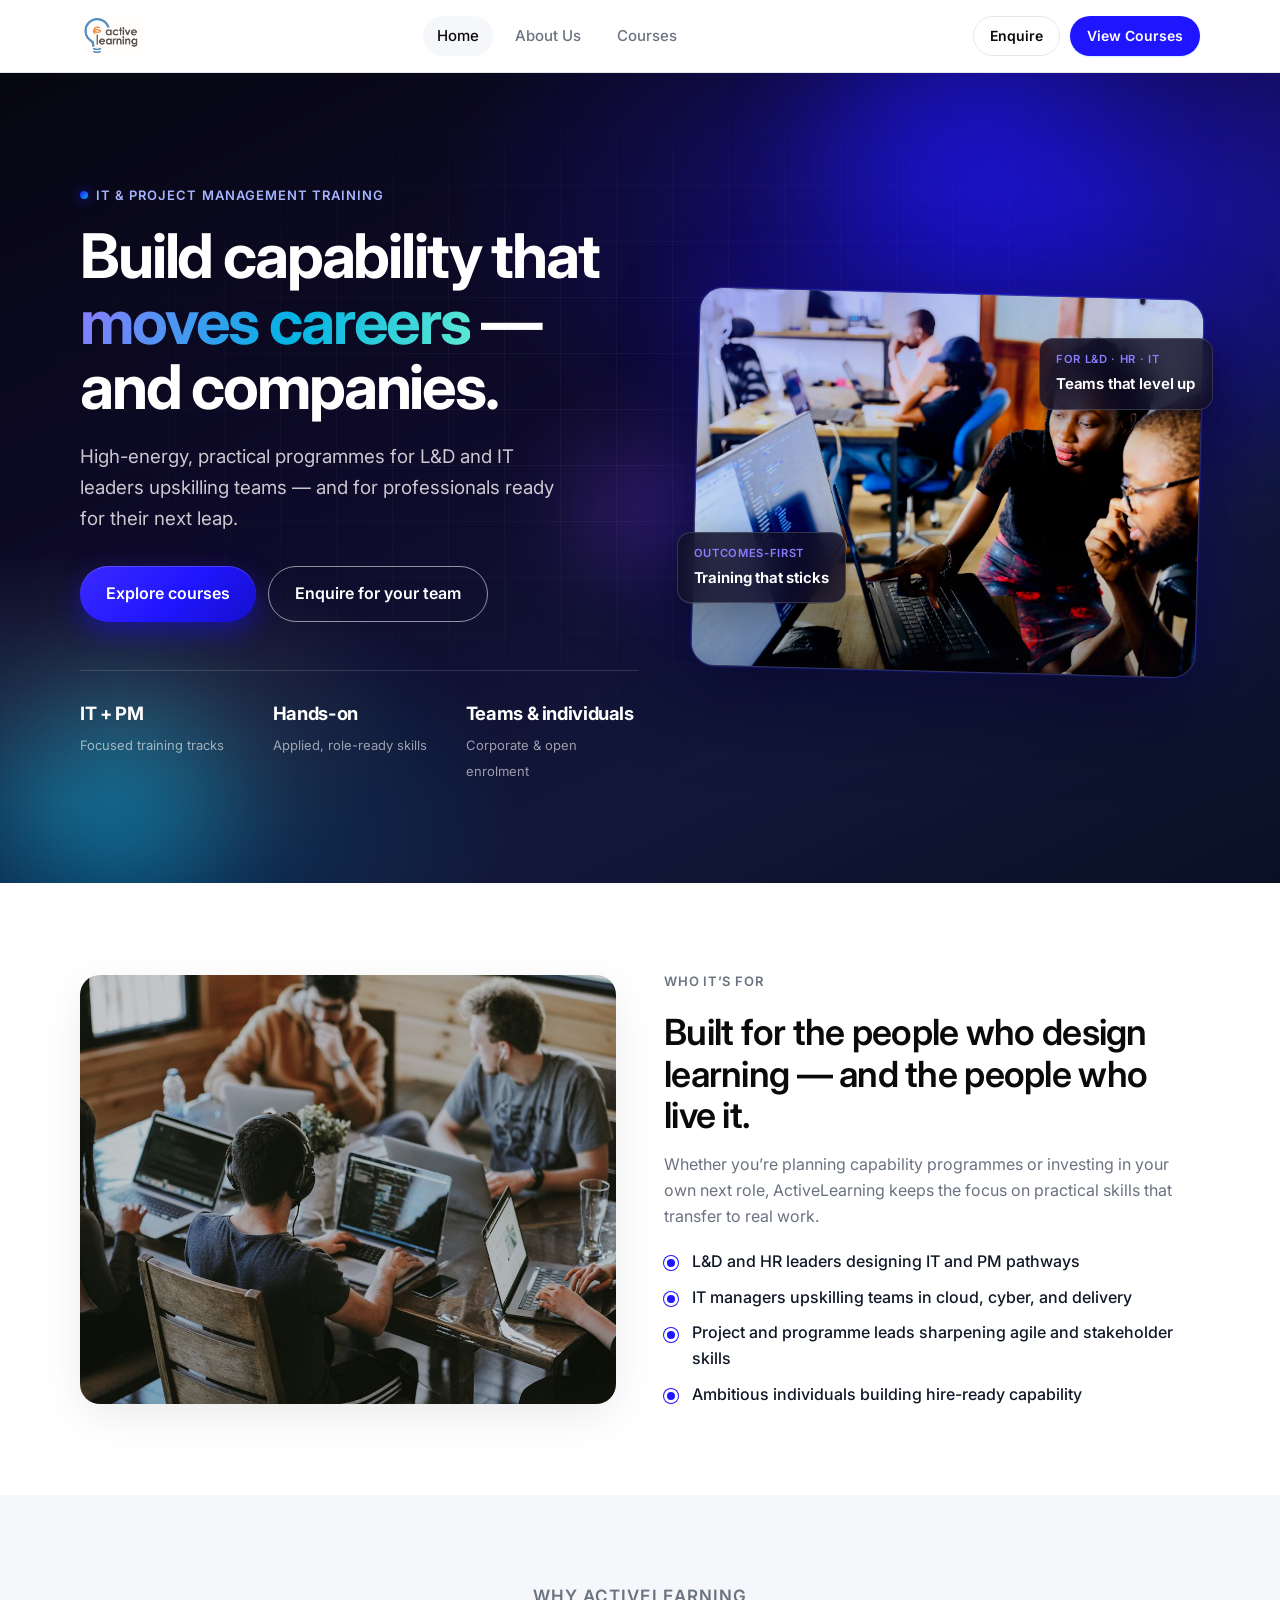
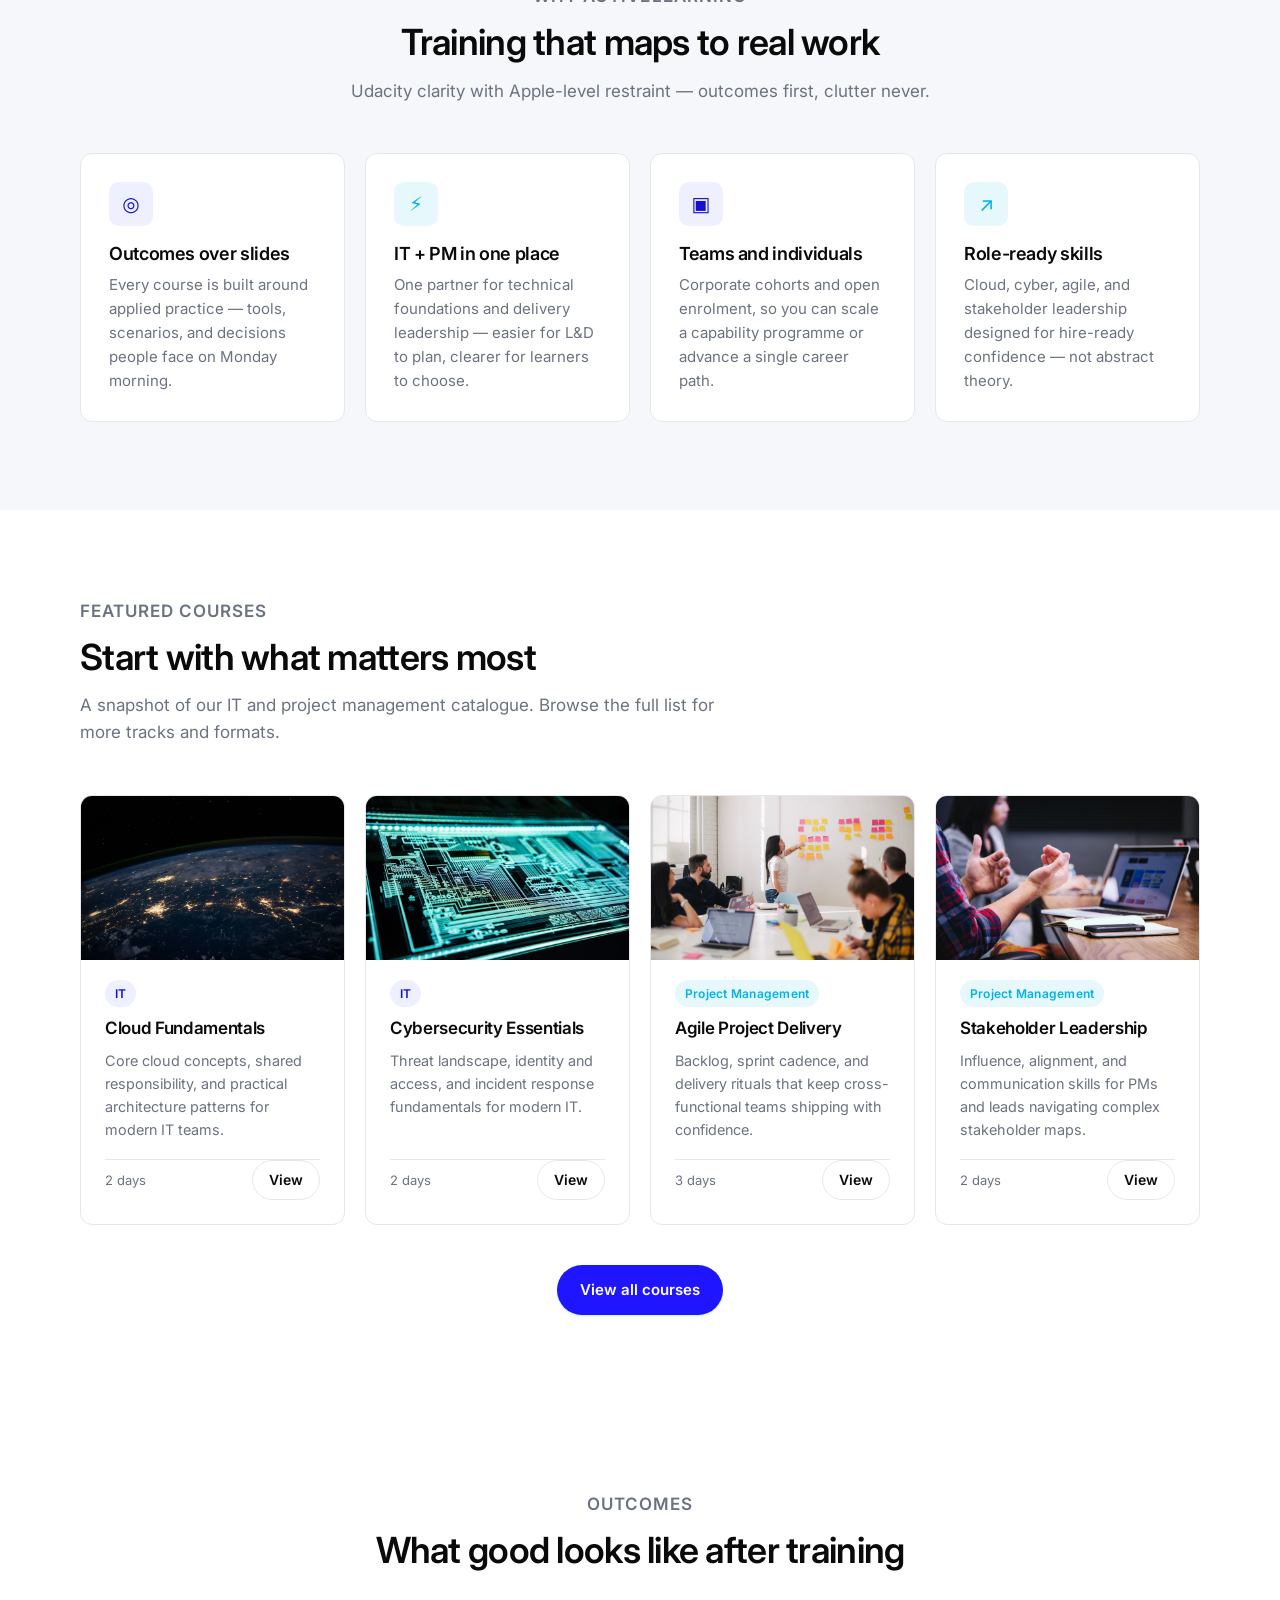
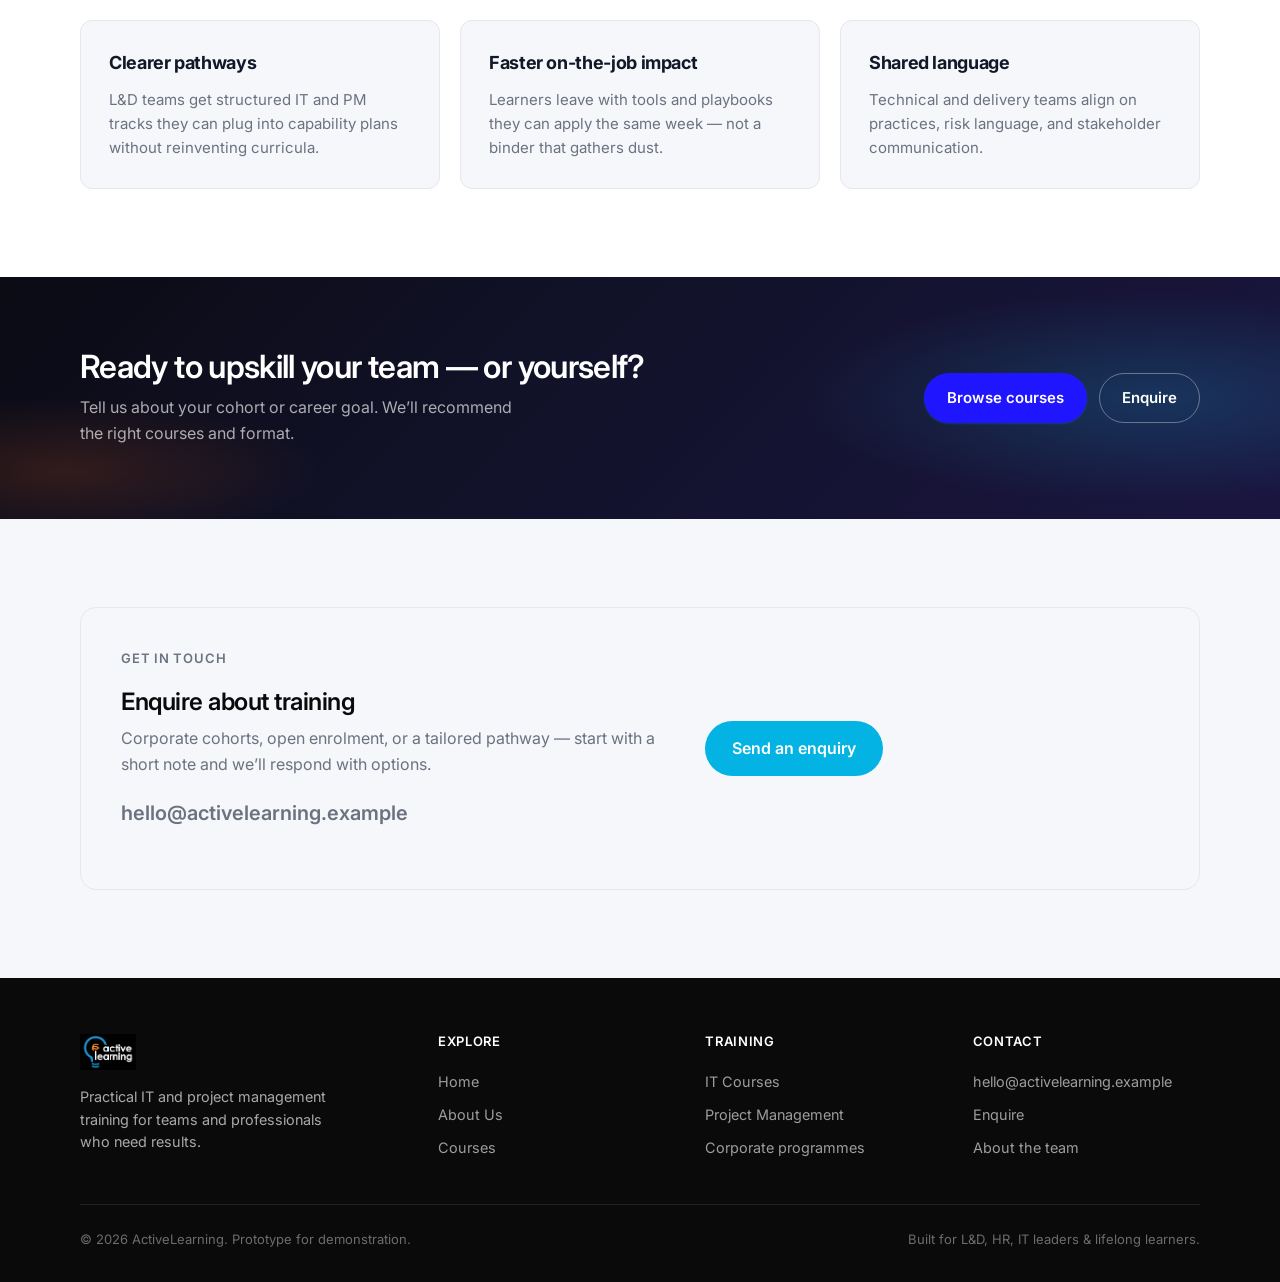
<file: index.html>
<!DOCTYPE html>
<html lang="en">
<head>
  <meta charset="UTF-8">
  <meta name="viewport" content="width=device-width, initial-scale=1">
  <title>ActiveLearning — Upskill teams. Advance careers.</title>
  <meta name="description" content="Practical IT and project management training for L&D leaders, IT managers, and professionals.">
  <link rel="preconnect" href="https://fonts.googleapis.com">
  <link rel="preconnect" href="https://fonts.gstatic.com" crossorigin>
  <link href="https://fonts.googleapis.com/css2?family=Inter:wght@400;500;600;700&display=swap" rel="stylesheet">
  <link rel="stylesheet" href="css/styles.css">
</head>
<body>
  <header class="site-header">
    <div class="container nav" id="nav">
      <a class="logo" href="index.html" aria-label="ActiveLearning home">
        <img src="assets/logo-light.png" alt="active learning" width="180" height="40">
      </a>
      <button class="nav-toggle" id="navToggle" aria-label="Open menu" aria-expanded="false">
        <span></span><span></span><span></span>
      </button>
      <nav class="nav-links" aria-label="Primary">
        <a href="index.html" class="active">Home</a>
        <a href="about.html">About Us</a>
        <a href="courses.html">Courses</a>
      </nav>
      <div class="nav-cta">
        <a class="btn btn-ghost btn-sm" href="mailto:hello@activelearning.example">Enquire</a>
        <a class="btn btn-primary btn-sm" href="courses.html">View Courses</a>
      </div>
    </div>
  </header>
  <main>
    <section class="hero">
      <div class="hero-bg" aria-hidden="true">
        <div class="hero-orb hero-orb-a"></div>
        <div class="hero-orb hero-orb-b"></div>
        <div class="hero-orb hero-orb-c"></div>
        <div class="hero-grid-lines"></div>
      </div>
      <div class="container hero-grid">
        <div class="hero-copy">
          <p class="eyebrow">IT &amp; Project Management Training</p>
          <h1>Build capability that <span class="hero-accent">moves careers</span> — and companies.</h1>
          <p class="hero-lead">High-energy, practical programmes for L&amp;D and IT leaders upskilling teams — and for professionals ready for their next leap.</p>
          <div class="hero-actions">
            <a class="btn btn-primary btn-lg" href="courses.html">Explore courses</a>
            <a class="btn btn-outline-white btn-lg" href="mailto:hello@activelearning.example">Enquire for your team</a>
          </div>
          <div class="hero-stats">
            <div>
              <strong>IT + PM</strong>
              <span>Focused training tracks</span>
            </div>
            <div>
              <strong>Hands-on</strong>
              <span>Applied, role-ready skills</span>
            </div>
            <div>
              <strong>Teams &amp; individuals</strong>
              <span>Corporate &amp; open enrolment</span>
            </div>
          </div>
        </div>
        <div class="hero-media-wrap">
          <div class="hero-media">
            <img src="assets/images/hero-training.jpg" alt="Professionals collaborating in a hands-on training session" width="720" height="540" loading="eager">
          </div>
          <div class="hero-float hero-float-a">
            <span class="hero-float-label">Outcomes-first</span>
            <strong>Training that sticks</strong>
          </div>
          <div class="hero-float hero-float-b">
            <span class="hero-float-label">For L&amp;D · HR · IT</span>
            <strong>Teams that level up</strong>
          </div>
        </div>
      </div>
    </section>

    <section class="section" id="audience">
      <div class="container audience-grid">
        <div class="audience-media">
          <img src="assets/images/audience-team.jpg" alt="Learning and development team collaborating in a workshop" width="800" height="640" loading="lazy">
        </div>
        <div class="audience-copy">
          <p class="section-label">Who it’s for</p>
          <h2>Built for the people who design learning — and the people who live it.</h2>
          <p>Whether you’re planning capability programmes or investing in your own next role, ActiveLearning keeps the focus on practical skills that transfer to real work.</p>
          <ul class="check-list">
            <li>L&amp;D and HR leaders designing IT and PM pathways</li>
            <li>IT managers upskilling teams in cloud, cyber, and delivery</li>
            <li>Project and programme leads sharpening agile and stakeholder skills</li>
            <li>Ambitious individuals building hire-ready capability</li>
          </ul>
        </div>
      </div>
    </section>

    <section class="section bg-soft" id="why">
      <div class="container">
        <div class="section-head center">
          <p class="section-label">Why ActiveLearning</p>
          <h2>Training that maps to real work</h2>
          <p>Udacity clarity with Apple-level restraint — outcomes first, clutter never.</p>
        </div>
        <div class="grid-4 value-grid">
          <article class="card value-card">
            <div class="card-icon cyan" aria-hidden="true">◎</div>
            <h3>Outcomes over slides</h3>
            <p>Every course is built around applied practice — tools, scenarios, and decisions people face on Monday morning.</p>
          </article>
          <article class="card value-card">
            <div class="card-icon orange" aria-hidden="true">⚡</div>
            <h3>IT + PM in one place</h3>
            <p>One partner for technical foundations and delivery leadership — easier for L&amp;D to plan, clearer for learners to choose.</p>
          </article>
          <article class="card value-card">
            <div class="card-icon cyan" aria-hidden="true">▣</div>
            <h3>Teams and individuals</h3>
            <p>Corporate cohorts and open enrolment, so you can scale a capability programme or advance a single career path.</p>
          </article>
          <article class="card value-card">
            <div class="card-icon orange" aria-hidden="true">↗</div>
            <h3>Role-ready skills</h3>
            <p>Cloud, cyber, agile, and stakeholder leadership designed for hire-ready confidence — not abstract theory.</p>
          </article>
        </div>
      </div>
    </section>

    <section class="section" id="courses">
      <div class="container">
        <div class="section-head">
          <p class="section-label">Featured courses</p>
          <h2>Start with what matters most</h2>
          <p>A snapshot of our IT and project management catalogue. Browse the full list for more tracks and formats.</p>
        </div>
        <div class="grid-4 course-teaser">
          <article class="course-card">
            <div class="course-media"><img src="assets/images/course-cloud.jpg" alt="Cloud infrastructure imagery" width="640" height="400" loading="lazy"></div>
            <span class="tag tag-it">IT</span>
            <h3>Cloud Fundamentals</h3>
            <p>Core cloud concepts, shared responsibility, and practical architecture patterns for modern IT teams.</p>
            <div class="card-foot">
              <span class="meta">2 days</span>
              <a class="btn btn-ghost btn-sm" href="courses.html">View</a>
            </div>
          </article>
          <article class="course-card">
            <div class="course-media"><img src="assets/images/course-cyber.jpg" alt="Cybersecurity concept imagery" width="640" height="400" loading="lazy"></div>
            <span class="tag tag-it">IT</span>
            <h3>Cybersecurity Essentials</h3>
            <p>Threat landscape, identity and access, and incident response fundamentals for modern IT.</p>
            <div class="card-foot">
              <span class="meta">2 days</span>
              <a class="btn btn-ghost btn-sm" href="courses.html">View</a>
            </div>
          </article>
          <article class="course-card">
            <div class="course-media"><img src="assets/images/course-agile.jpg" alt="Agile team workshop imagery" width="640" height="400" loading="lazy"></div>
            <span class="tag tag-pm">Project Management</span>
            <h3>Agile Project Delivery</h3>
            <p>Backlog, sprint cadence, and delivery rituals that keep cross-functional teams shipping with confidence.</p>
            <div class="card-foot">
              <span class="meta">3 days</span>
              <a class="btn btn-ghost btn-sm" href="courses.html">View</a>
            </div>
          </article>
          <article class="course-card">
            <div class="course-media"><img src="assets/images/course-leadership.jpg" alt="Leadership workshop imagery" width="640" height="400" loading="lazy"></div>
            <span class="tag tag-pm">Project Management</span>
            <h3>Stakeholder Leadership</h3>
            <p>Influence, alignment, and communication skills for PMs and leads navigating complex stakeholder maps.</p>
            <div class="card-foot">
              <span class="meta">2 days</span>
              <a class="btn btn-ghost btn-sm" href="courses.html">View</a>
            </div>
          </article>
        </div>
        <div class="section-cta">
          <a class="btn btn-primary" href="courses.html">View all courses</a>
        </div>
      </div>
    </section>

    <section class="section trust-strip" id="outcomes">
      <div class="container">
        <div class="section-head center">
          <p class="section-label">Outcomes</p>
          <h2>What good looks like after training</h2>
        </div>
        <div class="grid-3 trust-grid">
          <article class="trust-card">
            <strong>Clearer pathways</strong>
            <p>L&amp;D teams get structured IT and PM tracks they can plug into capability plans without reinventing curricula.</p>
          </article>
          <article class="trust-card">
            <strong>Faster on-the-job impact</strong>
            <p>Learners leave with tools and playbooks they can apply the same week — not a binder that gathers dust.</p>
          </article>
          <article class="trust-card">
            <strong>Shared language</strong>
            <p>Technical and delivery teams align on practices, risk language, and stakeholder communication.</p>
          </article>
        </div>
      </div>
    </section>

    <section class="cta-strip">
      <div class="container">
        <div>
          <h2>Ready to upskill your team — or yourself?</h2>
          <p>Tell us about your cohort or career goal. We’ll recommend the right courses and format.</p>
        </div>
        <div class="cta-actions">
          <a class="btn btn-primary" href="courses.html">Browse courses</a>
          <a class="btn btn-outline-white" href="#enquire">Enquire</a>
        </div>
      </div>
    </section>

    <section class="section enquire bg-soft" id="enquire">
      <div class="container">
        <div class="enquire-panel">
          <div>
            <p class="section-label">Get in touch</p>
            <h2>Enquire about training</h2>
            <p>Corporate cohorts, open enrolment, or a tailored pathway — start with a short note and we’ll respond with options.</p>
            <p class="enquire-email"><a href="mailto:hello@activelearning.example">hello@activelearning.example</a></p>
          </div>
          <div>
            <a class="btn btn-orange btn-lg" href="mailto:hello@activelearning.example?subject=Training%20enquiry">Send an enquiry</a>
          </div>
        </div>
      </div>
    </section>
  </main>

  <footer class="site-footer">
    <div class="container">
      <div class="footer-top">
        <div class="footer-brand">
          <a class="logo" href="index.html" aria-label="ActiveLearning home">
            <img src="assets/logo-dark.png" alt="active learning" width="160" height="36">
          </a>
          <p>Practical IT and project management training for teams and professionals who need results.</p>
        </div>
        <div class="footer-col">
          <h4>Explore</h4>
          <a href="index.html">Home</a>
          <a href="about.html">About Us</a>
          <a href="courses.html">Courses</a>
        </div>
        <div class="footer-col">
          <h4>Training</h4>
          <a href="courses.html">IT Courses</a>
          <a href="courses.html">Project Management</a>
          <a href="mailto:hello@activelearning.example">Corporate programmes</a>
        </div>
        <div class="footer-col">
          <h4>Contact</h4>
          <a href="mailto:hello@activelearning.example">hello@activelearning.example</a>
          <a href="#enquire">Enquire</a>
          <a href="about.html">About the team</a>
        </div>
      </div>
      <div class="footer-bottom">
        <span>&copy; 2026 ActiveLearning. Prototype for demonstration.</span>
        <span>Built for L&amp;D, HR, IT leaders &amp; lifelong learners.</span>
      </div>
    </div>
  </footer>
  <script src="js/main.js"></script>
</body>
</html>
</file>
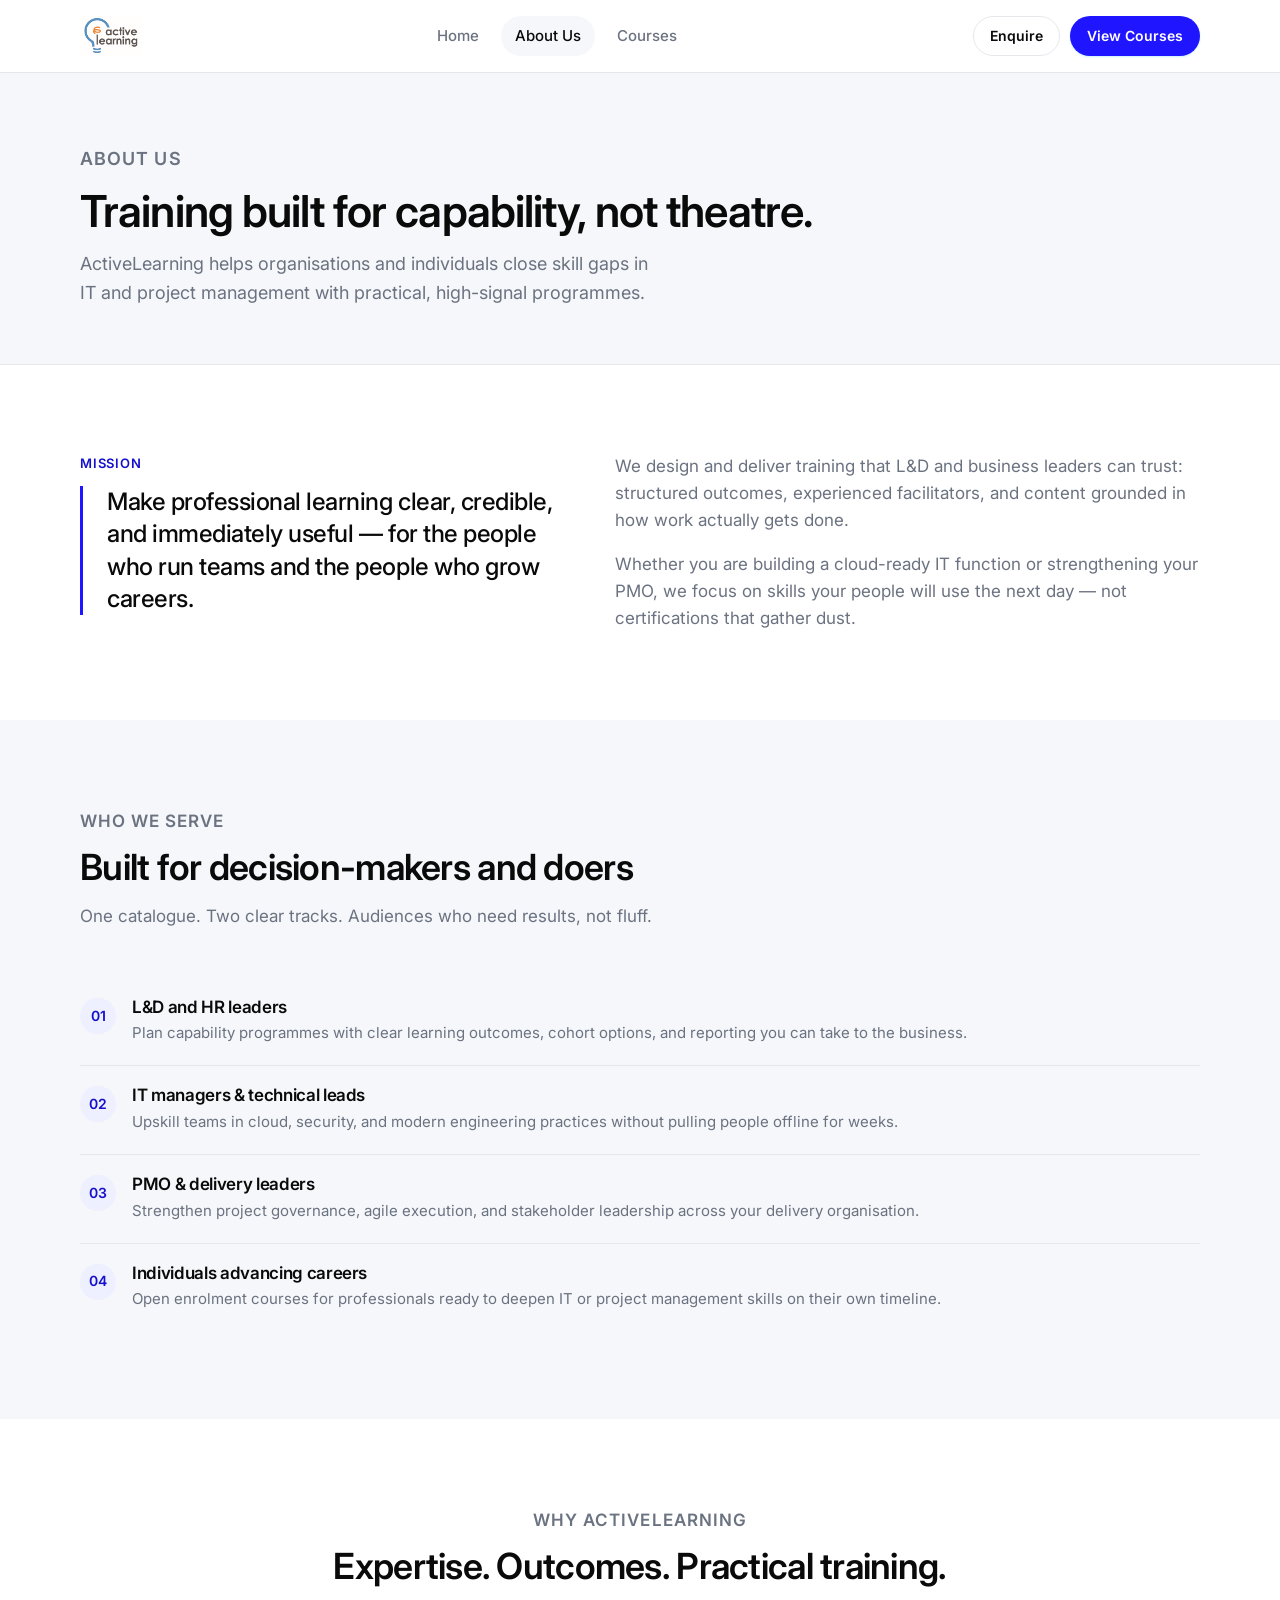
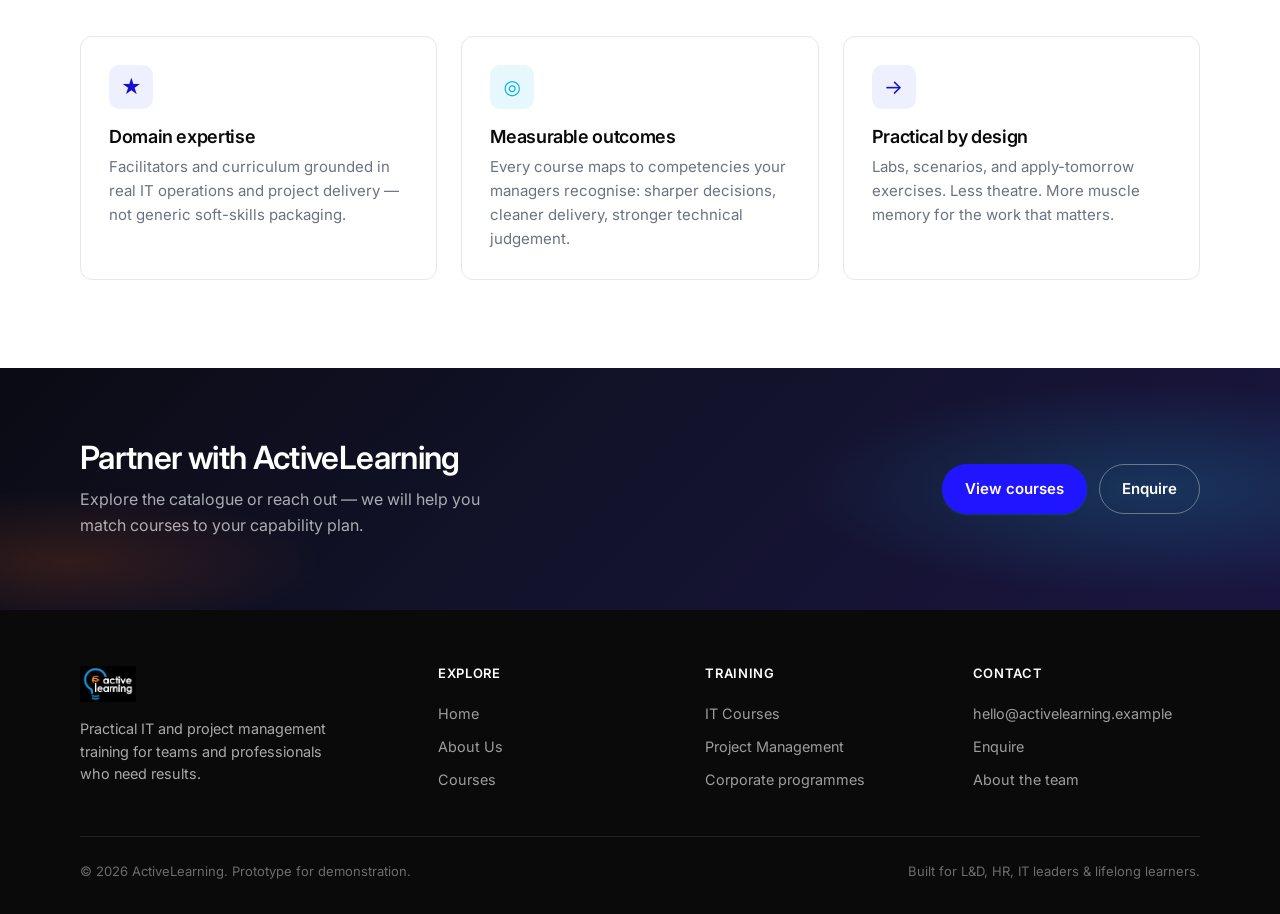
<file: about.html>
<!DOCTYPE html>
<html lang="en">
<head>
  <meta charset="UTF-8">
  <meta name="viewport" content="width=device-width, initial-scale=1">
  <title>About Us — ActiveLearning</title>
  <meta name="description" content="Mission, audiences, and why organisations choose ActiveLearning for IT and project management training.">
  <link rel="preconnect" href="https://fonts.googleapis.com">
  <link rel="preconnect" href="https://fonts.gstatic.com" crossorigin>
  <link href="https://fonts.googleapis.com/css2?family=Inter:wght@400;500;600;700&display=swap" rel="stylesheet">
  <link rel="stylesheet" href="css/styles.css">
</head>
<body>
  <header class="site-header">
    <div class="container nav" id="nav">
      <a class="logo" href="index.html" aria-label="ActiveLearning home">
        <img src="assets/logo-light.png" alt="active learning" width="180" height="40">
      </a>
      <button class="nav-toggle" id="navToggle" aria-label="Open menu" aria-expanded="false">
        <span></span><span></span><span></span>
      </button>
      <nav class="nav-links" aria-label="Primary">
        <a href="index.html">Home</a>
        <a href="about.html" class="active">About Us</a>
        <a href="courses.html">Courses</a>
      </nav>
      <div class="nav-cta">
        <a class="btn btn-ghost btn-sm" href="mailto:hello@activelearning.example">Enquire</a>
        <a class="btn btn-primary btn-sm" href="courses.html">View Courses</a>
      </div>
    </div>
  </header>
  <main>
    <section class="page-hero">
      <div class="container">
        <p class="section-label">About Us</p>
        <h1>Training built for capability, not theatre.</h1>
        <p>ActiveLearning helps organisations and individuals close skill gaps in IT and project management with practical, high-signal programmes.</p>
      </div>
    </section>

    <section class="section">
      <div class="container mission-block">
        <div>
          <p class="section-label">Mission</p>
          <p class="quote">Make professional learning clear, credible, and immediately useful — for the people who run teams and the people who grow careers.</p>
        </div>
        <div>
          <p style="color:var(--muted);font-size:1.0625rem;margin-bottom:16px;">We design and deliver training that L&amp;D and business leaders can trust: structured outcomes, experienced facilitators, and content grounded in how work actually gets done.</p>
          <p style="color:var(--muted);font-size:1.0625rem;">Whether you are building a cloud-ready IT function or strengthening your PMO, we focus on skills your people will use the next day — not certifications that gather dust.</p>
        </div>
      </div>
    </section>

    <section class="section bg-soft">
      <div class="container">
        <div class="section-head">
          <p class="section-label">Who we serve</p>
          <h2>Built for decision-makers and doers</h2>
          <p>One catalogue. Two clear tracks. Audiences who need results, not fluff.</p>
        </div>
        <ul class="audience-list">
          <li>
            <span class="num">01</span>
            <div>
              <h3>L&amp;D and HR leaders</h3>
              <p>Plan capability programmes with clear learning outcomes, cohort options, and reporting you can take to the business.</p>
            </div>
          </li>
          <li>
            <span class="num">02</span>
            <div>
              <h3>IT managers &amp; technical leads</h3>
              <p>Upskill teams in cloud, security, and modern engineering practices without pulling people offline for weeks.</p>
            </div>
          </li>
          <li>
            <span class="num">03</span>
            <div>
              <h3>PMO &amp; delivery leaders</h3>
              <p>Strengthen project governance, agile execution, and stakeholder leadership across your delivery organisation.</p>
            </div>
          </li>
          <li>
            <span class="num">04</span>
            <div>
              <h3>Individuals advancing careers</h3>
              <p>Open enrolment courses for professionals ready to deepen IT or project management skills on their own timeline.</p>
            </div>
          </li>
        </ul>
      </div>
    </section>

    <section class="section">
      <div class="container">
        <div class="section-head center">
          <p class="section-label">Why ActiveLearning</p>
          <h2>Expertise. Outcomes. Practical training.</h2>
        </div>
        <div class="grid-3 why-grid">
          <article class="card">
            <div class="card-icon cyan" aria-hidden="true">★</div>
            <h3>Domain expertise</h3>
            <p>Facilitators and curriculum grounded in real IT operations and project delivery — not generic soft-skills packaging.</p>
          </article>
          <article class="card">
            <div class="card-icon orange" aria-hidden="true">◎</div>
            <h3>Measurable outcomes</h3>
            <p>Every course maps to competencies your managers recognise: sharper decisions, cleaner delivery, stronger technical judgement.</p>
          </article>
          <article class="card">
            <div class="card-icon cyan" aria-hidden="true">→</div>
            <h3>Practical by design</h3>
            <p>Labs, scenarios, and apply-tomorrow exercises. Less theatre. More muscle memory for the work that matters.</p>
          </article>
        </div>
      </div>
    </section>

    <section class="cta-strip">
      <div class="container">
        <div>
          <h2>Partner with ActiveLearning</h2>
          <p>Explore the catalogue or reach out — we will help you match courses to your capability plan.</p>
        </div>
        <div class="cta-actions">
          <a class="btn btn-primary" href="courses.html">View courses</a>
          <a class="btn btn-outline-white" href="mailto:hello@activelearning.example">Enquire</a>
        </div>
      </div>
    </section>
  </main>
  <footer class="site-footer">
    <div class="container">
      <div class="footer-top">
        <div class="footer-brand">
          <a class="logo" href="index.html" aria-label="ActiveLearning home">
            <img src="assets/logo-dark.png" alt="active learning" width="160" height="36">
          </a>
          <p>Practical IT and project management training for teams and professionals who need results.</p>
        </div>
        <div class="footer-col">
          <h4>Explore</h4>
          <a href="index.html">Home</a>
          <a href="about.html">About Us</a>
          <a href="courses.html">Courses</a>
        </div>
        <div class="footer-col">
          <h4>Training</h4>
          <a href="courses.html">IT Courses</a>
          <a href="courses.html">Project Management</a>
          <a href="mailto:hello@activelearning.example">Corporate programmes</a>
        </div>
        <div class="footer-col">
          <h4>Contact</h4>
          <a href="mailto:hello@activelearning.example">hello@activelearning.example</a>
          <a href="#enquire">Enquire</a>
          <a href="about.html">About the team</a>
        </div>
      </div>
      <div class="footer-bottom">
        <span>&copy; 2026 ActiveLearning. Prototype for demonstration.</span>
        <span>Built for L&amp;D, HR, IT leaders &amp; lifelong learners.</span>
      </div>
    </div>
  </footer>
  <script src="js/main.js"></script>
</file>
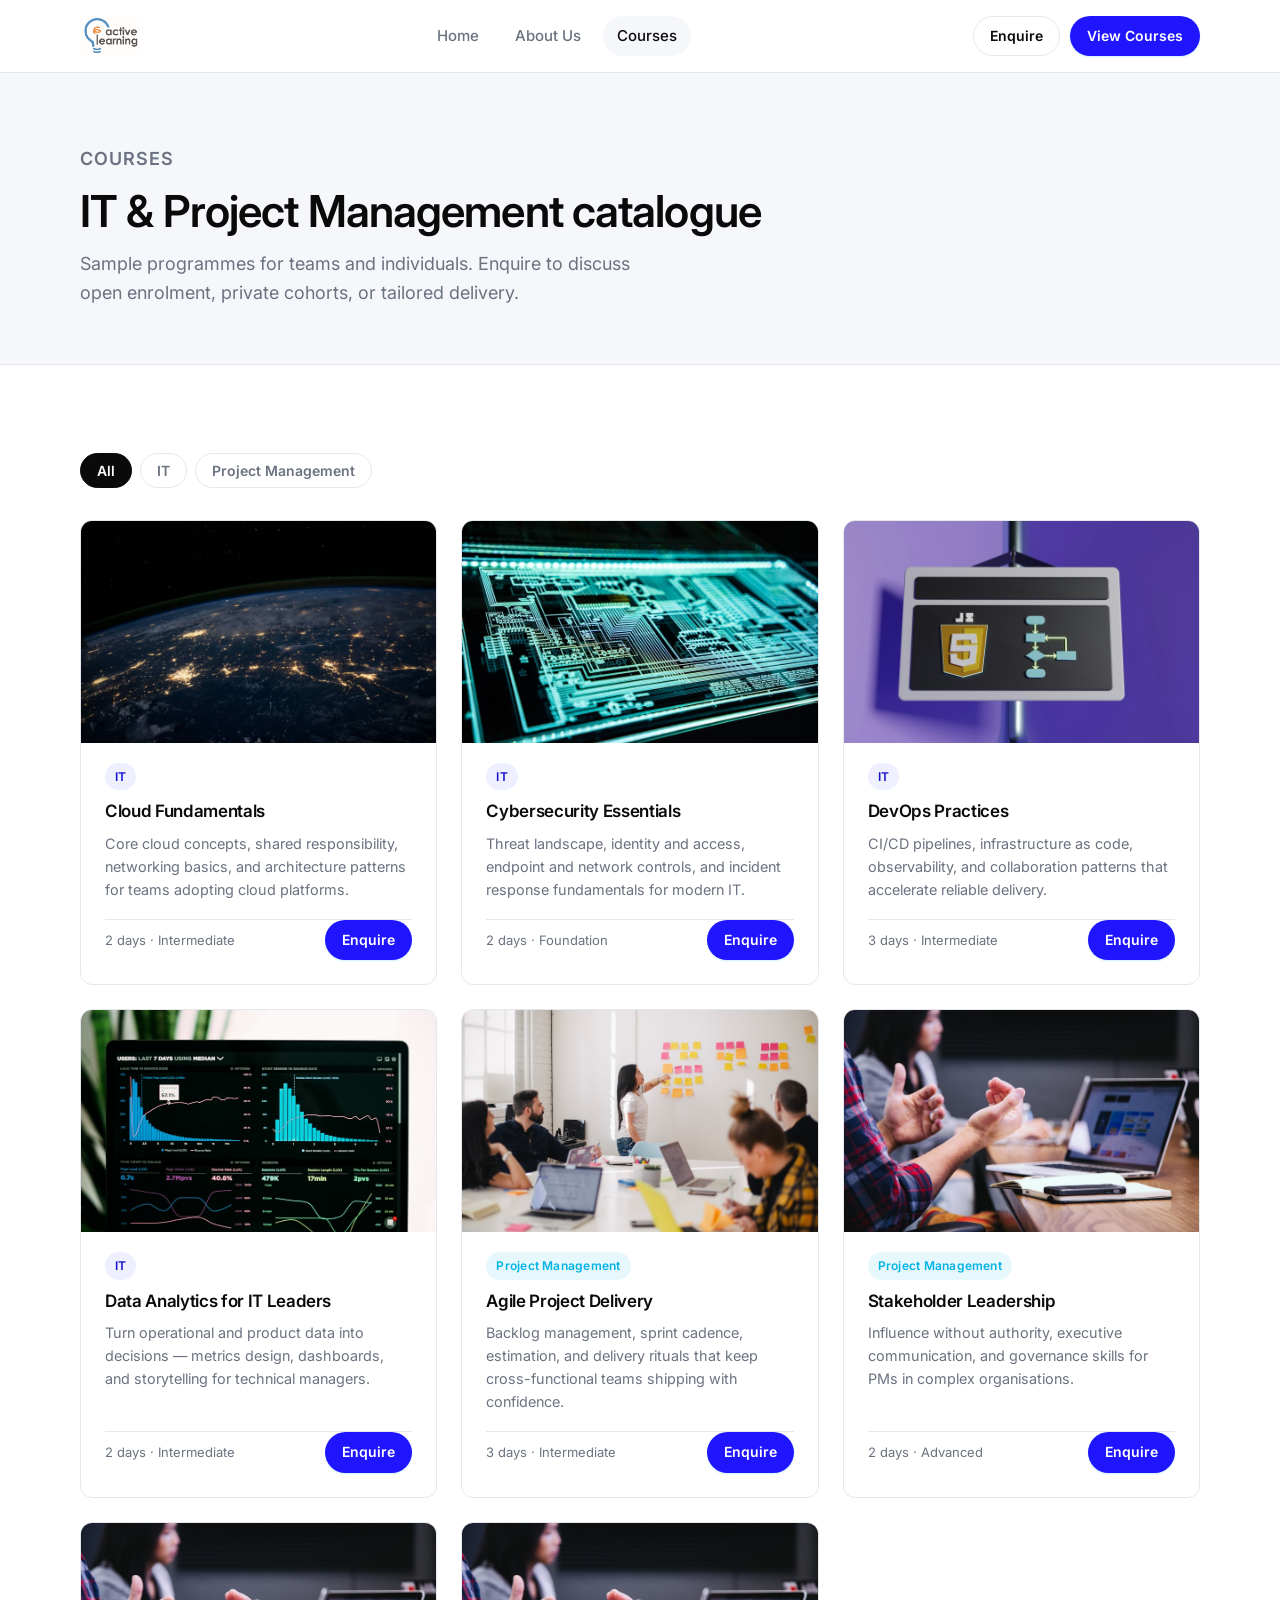
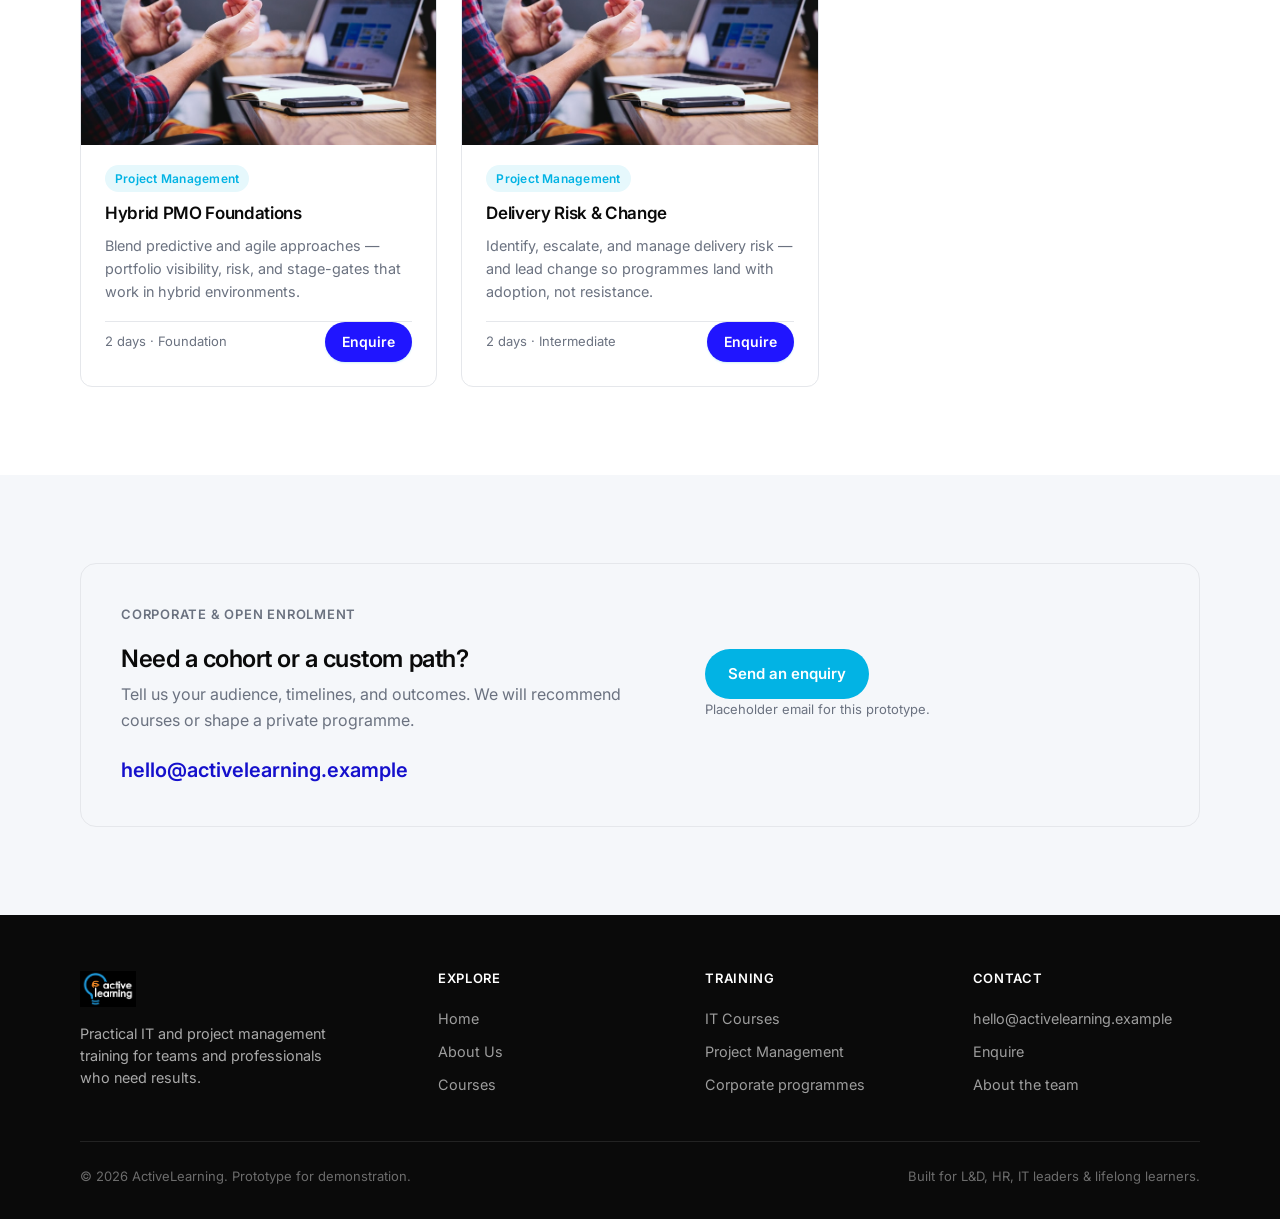
<file: courses.html>
<!DOCTYPE html>
<html lang="en">
<head>
  <meta charset="UTF-8">
  <meta name="viewport" content="width=device-width, initial-scale=1">
  <title>Courses — ActiveLearning</title>
  <meta name="description" content="Browse sample IT and Project Management courses from ActiveLearning.">
  <link rel="preconnect" href="https://fonts.googleapis.com">
  <link rel="preconnect" href="https://fonts.gstatic.com" crossorigin>
  <link href="https://fonts.googleapis.com/css2?family=Inter:wght@400;500;600;700&display=swap" rel="stylesheet">
  <link rel="stylesheet" href="css/styles.css">
</head>
<body>
  <header class="site-header">
    <div class="container nav" id="nav">
      <a class="logo" href="index.html" aria-label="ActiveLearning home">
        <img src="assets/logo-light.png" alt="active learning" width="180" height="40">
      </a>
      <button class="nav-toggle" id="navToggle" aria-label="Open menu" aria-expanded="false">
        <span></span><span></span><span></span>
      </button>
      <nav class="nav-links" aria-label="Primary">
        <a href="index.html">Home</a>
        <a href="about.html">About Us</a>
        <a href="courses.html" class="active">Courses</a>
      </nav>
      <div class="nav-cta">
        <a class="btn btn-ghost btn-sm" href="mailto:hello@activelearning.example">Enquire</a>
        <a class="btn btn-primary btn-sm" href="courses.html">View Courses</a>
      </div>
    </div>
  </header>
  <main>
    <section class="page-hero">
      <div class="container">
        <p class="section-label">Courses</p>
        <h1>IT &amp; Project Management catalogue</h1>
        <p>Sample programmes for teams and individuals. Enquire to discuss open enrolment, private cohorts, or tailored delivery.</p>
      </div>
    </section>

    <section class="section">
      <div class="container">
        <div class="filters" role="group" aria-label="Filter courses">
          <button type="button" class="filter-btn active" data-filter="all">All</button>
          <button type="button" class="filter-btn" data-filter="it">IT</button>
          <button type="button" class="filter-btn" data-filter="pm">Project Management</button>
        </div>

        <div class="grid-3" id="courseGrid">
          <article class="course-card" data-cat="it">
            <div class="course-media"><img src="assets/images/course-cloud.jpg" alt="Cloud infrastructure imagery" width="640" height="400" loading="lazy"></div>
            <span class="tag tag-it">IT</span>
            <h3>Cloud Fundamentals</h3>
            <p>Core cloud concepts, shared responsibility, networking basics, and architecture patterns for teams adopting cloud platforms.</p>
            <div class="card-foot">
              <span class="meta">2 days · Intermediate</span>
              <a class="btn btn-primary btn-sm" href="mailto:hello@activelearning.example?subject=Enquire%3A%20Cloud%20Fundamentals">Enquire</a>
            </div>
          </article>
          <article class="course-card" data-cat="it">
            <div class="course-media"><img src="assets/images/course-cyber.jpg" alt="Cybersecurity concept imagery" width="640" height="400" loading="lazy"></div>
            <span class="tag tag-it">IT</span>
            <h3>Cybersecurity Essentials</h3>
            <p>Threat landscape, identity and access, endpoint and network controls, and incident response fundamentals for modern IT.</p>
            <div class="card-foot">
              <span class="meta">2 days · Foundation</span>
              <a class="btn btn-primary btn-sm" href="mailto:hello@activelearning.example?subject=Enquire%3A%20Cybersecurity%20Essentials">Enquire</a>
            </div>
          </article>
          <article class="course-card" data-cat="it">
            <div class="course-media"><img src="assets/images/course-devops.jpg" alt="CI/CD and DevOps tooling imagery" width="640" height="400" loading="lazy"></div>
            <span class="tag tag-it">IT</span>
            <h3>DevOps Practices</h3>
            <p>CI/CD pipelines, infrastructure as code, observability, and collaboration patterns that accelerate reliable delivery.</p>
            <div class="card-foot">
              <span class="meta">3 days · Intermediate</span>
              <a class="btn btn-primary btn-sm" href="mailto:hello@activelearning.example?subject=Enquire%3A%20DevOps%20Practices">Enquire</a>
            </div>
          </article>
          <article class="course-card" data-cat="it">
            <div class="course-media"><img src="assets/images/course-data.jpg" alt="Analytics dashboard imagery" width="640" height="400" loading="lazy"></div>
            <span class="tag tag-it">IT</span>
            <h3>Data Analytics for IT Leaders</h3>
            <p>Turn operational and product data into decisions — metrics design, dashboards, and storytelling for technical managers.</p>
            <div class="card-foot">
              <span class="meta">2 days · Intermediate</span>
              <a class="btn btn-primary btn-sm" href="mailto:hello@activelearning.example?subject=Enquire%3A%20Data%20Analytics%20for%20IT%20Leaders">Enquire</a>
            </div>
          </article>
          <article class="course-card" data-cat="pm">
            <div class="course-media"><img src="assets/images/course-agile.jpg" alt="Agile team workshop imagery" width="640" height="400" loading="lazy"></div>
            <span class="tag tag-pm">Project Management</span>
            <h3>Agile Project Delivery</h3>
            <p>Backlog management, sprint cadence, estimation, and delivery rituals that keep cross-functional teams shipping with confidence.</p>
            <div class="card-foot">
              <span class="meta">3 days · Intermediate</span>
              <a class="btn btn-primary btn-sm" href="mailto:hello@activelearning.example?subject=Enquire%3A%20Agile%20Project%20Delivery">Enquire</a>
            </div>
          </article>
          <article class="course-card" data-cat="pm">
            <div class="course-media"><img src="assets/images/course-leadership.jpg" alt="Leadership workshop imagery" width="640" height="400" loading="lazy"></div>
            <span class="tag tag-pm">Project Management</span>
            <h3>Stakeholder Leadership</h3>
            <p>Influence without authority, executive communication, and governance skills for PMs in complex organisations.</p>
            <div class="card-foot">
              <span class="meta">2 days · Advanced</span>
              <a class="btn btn-primary btn-sm" href="mailto:hello@activelearning.example?subject=Enquire%3A%20Stakeholder%20Leadership">Enquire</a>
            </div>
          </article>
          <article class="course-card" data-cat="pm">
            <div class="course-media"><img src="assets/images/course-leadership.jpg" alt="Hybrid PMO Foundations course imagery" width="640" height="400" loading="lazy"></div>
            <span class="tag tag-pm">Project Management</span>
            <h3>Hybrid PMO Foundations</h3>
            <p>Blend predictive and agile approaches — portfolio visibility, risk, and stage-gates that work in hybrid environments.</p>
            <div class="card-foot">
              <span class="meta">2 days · Foundation</span>
              <a class="btn btn-primary btn-sm" href="mailto:hello@activelearning.example?subject=Enquire%3A%20Hybrid%20PMO%20Foundations">Enquire</a>
            </div>
          </article>
          <article class="course-card" data-cat="pm">
            <div class="course-media"><img src="assets/images/course-leadership.jpg" alt="Delivery Risk &amp; Change course imagery" width="640" height="400" loading="lazy"></div>
            <span class="tag tag-pm">Project Management</span>
            <h3>Delivery Risk &amp; Change</h3>
            <p>Identify, escalate, and manage delivery risk — and lead change so programmes land with adoption, not resistance.</p>
            <div class="card-foot">
              <span class="meta">2 days · Intermediate</span>
              <a class="btn btn-primary btn-sm" href="mailto:hello@activelearning.example?subject=Enquire%3A%20Delivery%20Risk%20%26%20Change">Enquire</a>
            </div>
          </article>
        </div>
      </div>
    </section>

    <section class="section enquire bg-soft" id="enquire">
      <div class="container">
        <div class="enquire-panel">
          <div>
            <p class="section-label">Corporate &amp; open enrolment</p>
            <h2>Need a cohort or a custom path?</h2>
            <p>Tell us your audience, timelines, and outcomes. We will recommend courses or shape a private programme.</p>
            <a class="enquire-email" href="mailto:hello@activelearning.example">hello@activelearning.example</a>
          </div>
          <div>
            <a class="btn btn-orange" href="mailto:hello@activelearning.example?subject=Corporate%20training%20enquiry">Send an enquiry</a>
            <p class="meta mt-24">Placeholder email for this prototype.</p>
          </div>
        </div>
      </div>
    </section>
  </main>
  <footer class="site-footer">
    <div class="container">
      <div class="footer-top">
        <div class="footer-brand">
          <a class="logo" href="index.html" aria-label="ActiveLearning home">
            <img src="assets/logo-dark.png" alt="active learning" width="160" height="36">
          </a>
          <p>Practical IT and project management training for teams and professionals who need results.</p>
        </div>
        <div class="footer-col">
          <h4>Explore</h4>
          <a href="index.html">Home</a>
          <a href="about.html">About Us</a>
          <a href="courses.html">Courses</a>
        </div>
        <div class="footer-col">
          <h4>Training</h4>
          <a href="courses.html">IT Courses</a>
          <a href="courses.html">Project Management</a>
          <a href="mailto:hello@activelearning.example">Corporate programmes</a>
        </div>
        <div class="footer-col">
          <h4>Contact</h4>
          <a href="mailto:hello@activelearning.example">hello@activelearning.example</a>
          <a href="#enquire">Enquire</a>
          <a href="about.html">About the team</a>
        </div>
      </div>
      <div class="footer-bottom">
        <span>&copy; 2026 ActiveLearning. Prototype for demonstration.</span>
        <span>Built for L&amp;D, HR, IT leaders &amp; lifelong learners.</span>
      </div>
    </div>
  </footer>
  <script src="js/main.js"></script>
</file>
<file: css/styles.css>
/* ActiveLearning — prototype styles */
:root {
  /* Udacity-inspired: violet-blue primary + cyan-blue accent */
  --cyan: #2015FF;
  --cyan-deep: #1510CC;
  --cyan-soft: #EEF0FF;
  --orange: #02B3E4;
  --orange-hot: #0299C4;
  --black: #0A0A0A;
  --charcoal: #1A1A1A;
  --ink: #111827;
  --muted: #6B7280;
  --border: #E5E7EB;
  --soft: #F5F7FA;
  --white: #FFFFFF;
  --radius: 12px;
  --radius-sm: 8px;
  --shadow: 0 1px 2px rgba(10,10,10,.04), 0 8px 24px rgba(10,10,10,.06);
  --shadow-hover: 0 4px 12px rgba(10,10,10,.08), 0 16px 40px rgba(10,10,10,.08);
  --max: 1120px;
  --nav-h: 72px;
  --font: "Inter", system-ui, -apple-system, "SF Pro Text", "Segoe UI", Roboto, Helvetica, Arial, sans-serif;
}

*, *::before, *::after { box-sizing: border-box; }
html { scroll-behavior: smooth; }
body {
  margin: 0;
  font-family: var(--font);
  color: var(--ink);
  background: var(--white);
  line-height: 1.6;
  -webkit-font-smoothing: antialiased;
  text-rendering: optimizeLegibility;
}
img { max-width: 100%; display: block; }
a { color: inherit; text-decoration: none; }
ul { margin: 0; padding: 0; list-style: none; }
h1, h2, h3, h4 { margin: 0; font-weight: 600; letter-spacing: -0.02em; line-height: 1.15; color: var(--black); }
p { margin: 0; }

.container { width: min(100% - 48px, var(--max)); margin-inline: auto; }

.site-header {
  position: sticky;
  top: 0;
  z-index: 100;
  background: rgba(255,255,255,.92);
  backdrop-filter: saturate(180%) blur(12px);
  -webkit-backdrop-filter: saturate(180%) blur(12px);
  border-bottom: 1px solid var(--border);
}
.nav {
  display: flex;
  align-items: center;
  justify-content: space-between;
  height: var(--nav-h);
  gap: 24px;
  position: relative;
}
.logo { display: flex; align-items: center; flex-shrink: 0; }
.logo img { height: 40px; width: auto; }
.nav-links { display: flex; align-items: center; gap: 8px; }
.nav-links a {
  padding: 8px 14px;
  font-size: 0.9375rem;
  font-weight: 500;
  color: var(--muted);
  border-radius: 999px;
  transition: color .15s, background .15s;
}
.nav-links a:hover { color: var(--black); background: var(--soft); }
.nav-links a.active { color: var(--black); background: var(--soft); }
.nav-cta { display: flex; align-items: center; gap: 10px; }
.nav-toggle {
  display: none;
  width: 44px; height: 44px;
  border: 1px solid var(--border);
  border-radius: var(--radius-sm);
  background: var(--white);
  cursor: pointer;
  align-items: center;
  justify-content: center;
  flex-direction: column;
  gap: 5px;
  padding: 0;
}
.nav-toggle span {
  display: block;
  width: 18px; height: 2px;
  background: var(--black);
  border-radius: 1px;
}

.btn {
  display: inline-flex;
  align-items: center;
  justify-content: center;
  gap: 8px;
  padding: 12px 22px;
  font-family: inherit;
  font-size: 0.9375rem;
  font-weight: 600;
  border-radius: 999px;
  border: 1.5px solid transparent;
  cursor: pointer;
  transition: transform .15s, background .15s, color .15s, border-color .15s, box-shadow .15s;
  white-space: nowrap;
}
.btn:hover { transform: translateY(-1px); }
.btn:active { transform: translateY(0); }
.btn-primary {
  background: var(--cyan);
  color: var(--white);
  box-shadow: 0 1px 2px rgba(0,174,219,.2);
}
.btn-primary:hover { background: var(--cyan-deep); box-shadow: 0 6px 16px rgba(32,21,255,.32); }
.btn-orange { background: var(--orange); color: var(--white); }
.btn-orange:hover { background: var(--orange-hot); box-shadow: 0 6px 16px rgba(2,179,228,.32); }
.btn-ghost {
  background: transparent;
  color: var(--black);
  border-color: var(--border);
}
.btn-ghost:hover { border-color: var(--black); background: var(--soft); }
.btn-white { background: var(--white); color: var(--black); }
.btn-white:hover { box-shadow: var(--shadow-hover); }
.btn-outline-white {
  background: transparent;
  color: var(--white);
  border-color: rgba(255,255,255,.35);
}
.btn-outline-white:hover { border-color: var(--white); background: rgba(255,255,255,.08); }
.btn-sm { padding: 8px 16px; font-size: 0.875rem; }

.hero {
  position: relative;
  background: var(--black);
  color: var(--white);
  overflow: hidden;
  padding: 96px 0 88px;
}
.hero::before {
  content: "";
  position: absolute;
  inset: 0;
  background:
    radial-gradient(ellipse 60% 50% at 85% 20%, rgba(32,21,255,.22), transparent 60%),
    radial-gradient(ellipse 40% 40% at 10% 80%, rgba(255,106,26,.12), transparent 55%);
  pointer-events: none;
}
.hero .container { position: relative; }
.eyebrow {
  display: inline-flex;
  align-items: center;
  gap: 8px;
  font-size: 0.8125rem;
  font-weight: 600;
  letter-spacing: 0.06em;
  text-transform: uppercase;
  color: var(--cyan);
  margin-bottom: 20px;
}
.eyebrow::before {
  content: "";
  width: 8px; height: 8px;
  border-radius: 50%;
  background: var(--orange);
}
.hero h1 {
  color: var(--white);
  font-size: clamp(2.25rem, 4.5vw, 3.5rem);
  max-width: 16ch;
  margin-bottom: 20px;
}
.hero-lead {
  font-size: 1.125rem;
  color: rgba(255,255,255,.72);
  max-width: 42ch;
  margin-bottom: 36px;
  line-height: 1.65;
}
.hero-actions { display: flex; flex-wrap: wrap; gap: 12px; margin-bottom: 56px; }
.hero-stats {
  display: grid;
  grid-template-columns: repeat(3, minmax(0, 1fr));
  gap: 24px;
  max-width: 560px;
  padding-top: 32px;
  border-top: 1px solid rgba(255,255,255,.12);
}
.hero-stats strong {
  display: block;
  font-size: 1.5rem;
  font-weight: 600;
  color: var(--white);
  letter-spacing: -0.02em;
}
.hero-stats span {
  font-size: 0.8125rem;
  color: rgba(255,255,255,.55);
}

.section { padding: 88px 0; }
.section-sm { padding: 64px 0; }
.section-head { max-width: 640px; margin-bottom: 48px; }
.section-head.center { margin-inline: auto; text-align: center; }
.section-label {
  font-size: 0.8125rem;
  font-weight: 600;
  letter-spacing: 0.06em;
  text-transform: uppercase;
  color: var(--cyan-deep);
  margin-bottom: 12px;
}
.section-head h2 {
  font-size: clamp(1.75rem, 3vw, 2.25rem);
  margin-bottom: 14px;
}
.section-head p { color: var(--muted); font-size: 1.0625rem; }
.bg-soft { background: var(--soft); }
.bg-dark { background: var(--charcoal); color: var(--white); }
.bg-dark h2, .bg-dark h3 { color: var(--white); }
.bg-dark .section-label { color: var(--cyan); }
.bg-dark p { color: rgba(255,255,255,.65); }

.grid-2 { display: grid; grid-template-columns: repeat(2, 1fr); gap: 24px; }
.grid-3 { display: grid; grid-template-columns: repeat(3, 1fr); gap: 24px; }
.grid-4 { display: grid; grid-template-columns: repeat(4, 1fr); gap: 20px; }

.card {
  background: var(--white);
  border: 1px solid var(--border);
  border-radius: var(--radius);
  padding: 28px;
  transition: box-shadow .2s, border-color .2s, transform .2s;
}
.card:hover {
  box-shadow: var(--shadow-hover);
  border-color: transparent;
  transform: translateY(-2px);
}
.card-icon {
  width: 44px; height: 44px;
  border-radius: 10px;
  display: flex;
  align-items: center;
  justify-content: center;
  margin-bottom: 18px;
  font-size: 1.25rem;
}
.card-icon.cyan { background: var(--cyan-soft); color: var(--cyan-deep); }
.card-icon.orange { background: #E6F8FC; color: var(--orange); }
.card h3 { font-size: 1.125rem; margin-bottom: 8px; }
.card p { color: var(--muted); font-size: 0.9375rem; }

.course-card {
  display: flex;
  flex-direction: column;
  background: var(--white);
  border: 1px solid var(--border);
  border-radius: var(--radius);
  padding: 24px;
  height: 100%;
  transition: box-shadow .2s, transform .2s, border-color .2s;
}
.course-card:hover {
  box-shadow: var(--shadow-hover);
  transform: translateY(-2px);
  border-color: transparent;
}
.tag {
  display: inline-flex;
  align-items: center;
  padding: 4px 10px;
  font-size: 0.75rem;
  font-weight: 600;
  letter-spacing: 0.02em;
  border-radius: 999px;
  margin-bottom: 14px;
  width: fit-content;
}
.tag-it { background: var(--cyan-soft); color: var(--cyan-deep); }
.tag-pm { background: #E6F8FC; color: var(--orange); }
.course-card h3 { font-size: 1.0625rem; margin-bottom: 8px; }
.course-card p {
  color: var(--muted);
  font-size: 0.9rem;
  flex: 1;
  margin-bottom: 20px;
}
.course-card .card-foot {
  display: flex;
  align-items: center;
  justify-content: space-between;
  gap: 12px;
  padding-top: 16px;
  border-top: 1px solid var(--border);
}
.meta { font-size: 0.8125rem; color: var(--muted); }

.cta-strip {
  background: linear-gradient(135deg, #0B0B14 0%, #12122A 45%, #1A1540 100%);
  padding: 72px 0;
  position: relative;
  overflow: hidden;
}
.cta-strip::before {
  content: "";
  position: absolute;
  inset: 0;
  background:
    radial-gradient(ellipse 50% 80% at 90% 50%, rgba(27,184,232,.2), transparent 55%),
    radial-gradient(ellipse 40% 60% at 5% 80%, rgba(255,106,26,.15), transparent 50%);
  pointer-events: none;
}
.cta-strip .container {
  position: relative;
  display: flex;
  align-items: center;
  justify-content: space-between;
  gap: 32px;
  flex-wrap: wrap;
}
.cta-strip h2 {
  color: var(--white);
  font-size: clamp(1.5rem, 2.5vw, 2rem);
  margin-bottom: 10px;
}
.cta-strip p { color: rgba(255,255,255,.65); max-width: 44ch; }
.cta-actions { display: flex; flex-wrap: wrap; gap: 12px; }

.page-hero {
  background: var(--soft);
  padding: 72px 0 56px;
  border-bottom: 1px solid var(--border);
}
.page-hero h1 {
  font-size: clamp(2rem, 3.5vw, 2.75rem);
  margin-bottom: 14px;
}
.page-hero p {
  color: var(--muted);
  font-size: 1.125rem;
  max-width: 52ch;
}

.mission-block {
  display: grid;
  grid-template-columns: 1fr 1.2fr;
  gap: 48px;
  align-items: start;
}
.mission-block .quote {
  font-size: 1.5rem;
  font-weight: 500;
  letter-spacing: -0.02em;
  line-height: 1.35;
  color: var(--black);
  border-left: 3px solid var(--cyan);
  padding-left: 24px;
}
.audience-list li {
  display: flex;
  gap: 16px;
  padding: 20px 0;
  border-bottom: 1px solid var(--border);
}
.audience-list li:last-child { border-bottom: 0; }
.audience-list .num {
  flex-shrink: 0;
  width: 36px; height: 36px;
  border-radius: 50%;
  background: var(--cyan-soft);
  color: var(--cyan-deep);
  font-weight: 600;
  font-size: 0.875rem;
  display: flex;
  align-items: center;
  justify-content: center;
}
.audience-list h3 { font-size: 1.0625rem; margin-bottom: 4px; }
.audience-list p { color: var(--muted); font-size: 0.9375rem; }

.enquire { scroll-margin-top: calc(var(--nav-h) + 16px); }
.enquire-panel {
  background: var(--soft);
  border: 1px solid var(--border);
  border-radius: 16px;
  padding: 40px;
  display: grid;
  grid-template-columns: 1.2fr 1fr;
  gap: 40px;
  align-items: center;
}
.enquire-panel h2 { margin-bottom: 10px; }
.enquire-panel p { color: var(--muted); margin-bottom: 20px; }
.enquire-email {
  font-size: 1.25rem;
  font-weight: 600;
  color: var(--cyan-deep);
  word-break: break-all;
}
.enquire-email:hover { text-decoration: underline; }

.site-footer {
  background: var(--black);
  color: rgba(255,255,255,.65);
  padding: 56px 0 32px;
}
.footer-top {
  display: grid;
  grid-template-columns: 1.4fr 1fr 1fr 1fr;
  gap: 40px;
  padding-bottom: 40px;
  border-bottom: 1px solid rgba(255,255,255,.1);
}
.footer-brand p {
  margin-top: 16px;
  font-size: 0.9rem;
  max-width: 28ch;
  line-height: 1.55;
}
.footer-brand .logo img { height: 36px; }
.footer-col h4 {
  color: var(--white);
  font-size: 0.8125rem;
  font-weight: 600;
  letter-spacing: 0.05em;
  text-transform: uppercase;
  margin-bottom: 16px;
}
.footer-col a {
  display: block;
  font-size: 0.9rem;
  padding: 5px 0;
  color: rgba(255,255,255,.6);
  transition: color .15s;
}
.footer-col a:hover { color: var(--white); }
.footer-bottom {
  display: flex;
  justify-content: space-between;
  align-items: center;
  gap: 16px;
  flex-wrap: wrap;
  padding-top: 24px;
  font-size: 0.8125rem;
  color: rgba(255,255,255,.4);
}

.filters {
  display: flex;
  flex-wrap: wrap;
  gap: 8px;
  margin-bottom: 32px;
}
.filter-btn {
  padding: 8px 16px;
  font-family: inherit;
  font-size: 0.875rem;
  font-weight: 600;
  border-radius: 999px;
  border: 1.5px solid var(--border);
  background: var(--white);
  color: var(--muted);
  cursor: pointer;
  transition: all .15s;
}
.filter-btn:hover, .filter-btn.active {
  border-color: var(--black);
  color: var(--black);
  background: var(--soft);
}
.filter-btn.active {
  background: var(--black);
  color: var(--white);
  border-color: var(--black);
}

@media (max-width: 900px) {
  .grid-4 { grid-template-columns: repeat(2, 1fr); }
  .grid-3 { grid-template-columns: 1fr; }
  .grid-2 { grid-template-columns: 1fr; }
  .mission-block { grid-template-columns: 1fr; gap: 32px; }
  .enquire-panel { grid-template-columns: 1fr; }
  .footer-top { grid-template-columns: 1fr 1fr; }
  .hero-stats { max-width: none; }
}
@media (max-width: 720px) {
  .nav-toggle { display: flex; }
  .nav-links { display: none; }
  .nav-cta .btn-ghost { display: none; }
  .nav.is-open .nav-links {
    display: flex;
    flex-direction: column;
    position: absolute;
    top: var(--nav-h);
    left: 0; right: 0;
    background: var(--white);
    border-bottom: 1px solid var(--border);
    padding: 12px 24px 20px;
    gap: 4px;
    z-index: 50;
  }
  .nav.is-open .nav-links a { width: 100%; }
  .hero { padding: 64px 0 56px; }
  .hero-stats { grid-template-columns: 1fr; gap: 16px; }
  .section { padding: 64px 0; }
  .grid-4 { grid-template-columns: 1fr; }
  .footer-top { grid-template-columns: 1fr; gap: 28px; }
  .cta-strip .container { flex-direction: column; align-items: flex-start; }
  .container { width: min(100% - 32px, var(--max)); }
  .enquire-panel { padding: 28px; }
}


/* --- Imagery --- */
.hero-grid {
  display: grid;
  grid-template-columns: minmax(0, 1.05fr) minmax(0, 0.95fr);
  gap: 48px;
  align-items: center;
}
.hero-media {
  position: relative;
  border-radius: 20px;
  overflow: hidden;
  box-shadow: 0 24px 60px rgba(0,0,0,.45);
  border: 1px solid rgba(255,255,255,.08);
  aspect-ratio: 4 / 3;
}
.hero-media img {
  width: 100%;
  height: 100%;
  object-fit: cover;
  display: block;
}
.hero-media::after {
  content: "";
  position: absolute;
  inset: 0;
  background: linear-gradient(135deg, rgba(32,21,255,.22), transparent 55%);
  pointer-events: none;
}

.course-card {
  padding: 0 !important;
  overflow: hidden;
  display: flex;
  flex-direction: column;
}
.course-card .course-media {
  margin: 0;
  aspect-ratio: 16 / 10;
  overflow: hidden;
  background: #0f172a;
}
.course-card .course-media img {
  width: 100%;
  height: 100%;
  object-fit: cover;
  display: block;
  transition: transform .35s ease;
}
.course-card:hover .course-media img {
  transform: scale(1.04);
}
.course-card > .tag {
  display: inline-flex;
  width: fit-content;
  margin: 20px 24px 0;
}
.course-card > h3 {
  margin: 12px 24px 0;
}
.course-card > p {
  margin: 10px 24px 0;
  flex: 1;
}
.course-card > .card-foot,
.course-card > .card-footer {
  margin: 18px 24px 24px;
  padding: 0;
}

.audience-band { padding: 88px 0; }
.audience-grid {
  display: grid;
  grid-template-columns: minmax(0, 1fr) minmax(0, 1fr);
  gap: 48px;
  align-items: center;
}
.audience-media {
  border-radius: 20px;
  overflow: hidden;
  aspect-ratio: 5 / 4;
  box-shadow: 0 12px 40px rgba(0,0,0,.08);
}
.audience-media img {
  width: 100%;
  height: 100%;
  object-fit: cover;
  display: block;
}
.audience-copy h2 {
  font-size: clamp(1.75rem, 3vw, 2.25rem);
  margin: 12px 0 16px;
}
.audience-copy > p { color: var(--muted, #6B7280); margin-bottom: 20px; }
.check-list { display: grid; gap: 10px; list-style: none; padding: 0; margin: 0; }
.check-list li {
  position: relative;
  padding-left: 28px;
  color: var(--ink, #111827);
  font-weight: 500;
}
.check-list li::before {
  content: "";
  position: absolute;
  left: 0; top: 0.45em;
  width: 14px; height: 14px;
  border-radius: 50%;
  background: var(--cyan, #2015FF);
  box-shadow: inset 0 0 0 3px #fff, 0 0 0 1px var(--cyan, #2015FF);
}

@media (max-width: 900px) {
  .hero-grid,
  .audience-grid {
    grid-template-columns: 1fr;
    gap: 32px;
  }
  .hero-media { max-width: 560px; }
}

/* === HERO ENERGY === */
.hero {
  position: relative;
  overflow: hidden;
  color: var(--white, #fff);
  background:
    radial-gradient(1200px 600px at 85% 15%, rgba(32, 21, 255, 0.45), transparent 55%),
    radial-gradient(900px 500px at 5% 90%, rgba(2, 179, 228, 0.28), transparent 50%),
    linear-gradient(155deg, #070712 0%, #0e0a2a 42%, #12183a 72%, #0a1024 100%);
  padding: 108px 0 100px;
  isolation: isolate;
}
.hero-bg {
  position: absolute;
  inset: 0;
  pointer-events: none;
  z-index: 0;
  overflow: hidden;
}
.hero-orb {
  position: absolute;
  border-radius: 50%;
  filter: blur(40px);
  opacity: 0.85;
  animation: hero-float 12s ease-in-out infinite;
}
.hero-orb-a {
  width: 420px; height: 420px;
  top: -120px; right: 8%;
  background: radial-gradient(circle, rgba(32,21,255,.7), transparent 70%);
}
.hero-orb-b {
  width: 320px; height: 320px;
  bottom: -80px; left: -40px;
  background: radial-gradient(circle, rgba(2,179,228,.55), transparent 70%);
  animation-delay: -4s;
}
.hero-orb-c {
  width: 220px; height: 220px;
  top: 40%; left: 42%;
  background: radial-gradient(circle, rgba(124,58,237,.45), transparent 70%);
  animation-delay: -7s;
}
.hero-grid-lines {
  position: absolute;
  inset: 0;
  background-image:
    linear-gradient(rgba(255,255,255,.045) 1px, transparent 1px),
    linear-gradient(90deg, rgba(255,255,255,.045) 1px, transparent 1px);
  background-size: 56px 56px;
  mask-image: radial-gradient(ellipse 70% 60% at 50% 40%, #000 20%, transparent 75%);
  -webkit-mask-image: radial-gradient(ellipse 70% 60% at 50% 40%, #000 20%, transparent 75%);
  opacity: 0.9;
}
@keyframes hero-float {
  0%, 100% { transform: translate3d(0, 0, 0) scale(1); }
  50% { transform: translate3d(18px, -22px, 0) scale(1.06); }
}
.hero > .container,
.hero .hero-grid {
  position: relative;
  z-index: 1;
}
.hero-grid {
  display: grid;
  grid-template-columns: minmax(0, 1.05fr) minmax(0, 0.95fr);
  gap: 56px;
  align-items: center;
}
.hero .eyebrow {
  display: inline-flex;
  align-items: center;
  gap: 8px;
  font-size: 0.8125rem;
  font-weight: 600;
  letter-spacing: 0.08em;
  text-transform: uppercase;
  color: #A5B4FF;
  margin: 0 0 18px;
}
.hero .eyebrow::before {
  content: "";
  width: 8px; height: 8px;
  border-radius: 50%;
  background: linear-gradient(135deg, #2015FF, #02B3E4);
  box-shadow: 0 0 12px rgba(32,21,255,.8);
}
.hero h1 {
  color: #fff;
  font-size: clamp(2.55rem, 5vw, 3.85rem);
  line-height: 1.06;
  letter-spacing: -0.035em;
  font-weight: 700;
  max-width: 15ch;
  margin: 0 0 22px;
}
.hero-accent {
  display: inline;
  background: linear-gradient(105deg, #8B7CFF 0%, #02B3E4 55%, #5EEAD4 100%);
  -webkit-background-clip: text;
  background-clip: text;
  color: transparent;
  -webkit-text-fill-color: transparent;
}
.hero-lead {
  font-size: 1.175rem;
  color: rgba(255,255,255,.78);
  max-width: 40ch;
  margin: 0 0 32px;
  line-height: 1.65;
}
.hero-actions {
  display: flex;
  flex-wrap: wrap;
  gap: 12px;
  margin-bottom: 48px;
}
.btn-lg {
  padding: 14px 26px !important;
  font-size: 1rem !important;
  font-weight: 600;
}
.hero .btn-primary {
  background: linear-gradient(135deg, #3B2BFF 0%, #2015FF 55%, #1510CC 100%) !important;
  box-shadow: 0 10px 28px rgba(32,21,255,.45), inset 0 1px 0 rgba(255,255,255,.18);
  border: none;
  color: #fff;
}
.hero .btn-primary:hover {
  background: linear-gradient(135deg, #4F3FFF 0%, #2A1FFF 55%, #2015FF 100%) !important;
  box-shadow: 0 14px 36px rgba(32,21,255,.55), inset 0 1px 0 rgba(255,255,255,.22);
  transform: translateY(-1px);
}
.hero .btn-outline-white {
  border: 1.5px solid rgba(255,255,255,.55);
  color: #fff;
  background: transparent;
}
.hero .btn-outline-white:hover {
  border-color: #fff;
  background: rgba(255,255,255,.08);
}
.hero-stats {
  display: grid;
  grid-template-columns: repeat(3, minmax(0, 1fr));
  gap: 20px;
  max-width: 560px;
  padding-top: 28px;
  border-top: 1px solid rgba(255,255,255,.14);
}
.hero-stats strong {
  display: block;
  font-size: 1.15rem;
  font-weight: 700;
  color: #fff;
  letter-spacing: -0.02em;
  margin-bottom: 4px;
}
.hero-stats span {
  font-size: 0.8125rem;
  color: rgba(255,255,255,.58);
  line-height: 1.35;
}
.hero-media-wrap {
  position: relative;
  justify-self: end;
  width: 100%;
  max-width: 520px;
}
.hero-media {
  position: relative;
  border-radius: 24px;
  overflow: hidden;
  aspect-ratio: 4 / 3;
  border: 1px solid rgba(255,255,255,.14);
  box-shadow:
    0 0 0 1px rgba(32,21,255,.25),
    0 30px 80px rgba(0,0,0,.55),
    0 0 80px rgba(32,21,255,.35);
  transform: rotate(1.5deg);
  transition: transform .4s ease;
  z-index: 1;
}
.hero-media-wrap:hover .hero-media {
  transform: rotate(0deg) scale(1.01);
}
.hero-media img {
  width: 100%;
  height: 100%;
  object-fit: cover;
  display: block;
  filter: saturate(1.08) contrast(1.04);
}
.hero-media::before {
  content: "";
  position: absolute;
  inset: -18px;
  border-radius: 32px;
  background: linear-gradient(135deg, rgba(139,124,255,.85), rgba(2,179,228,.45), transparent 65%);
  z-index: -1;
  filter: blur(22px);
  opacity: .9;
}
.hero-media::after {
  content: "";
  position: absolute;
  inset: 0;
  background:
    linear-gradient(160deg, rgba(32,21,255,.28) 0%, transparent 45%),
    linear-gradient(0deg, rgba(7,7,18,.35) 0%, transparent 40%);
  pointer-events: none;
}
.hero-float {
  position: absolute;
  z-index: 2;
  padding: 12px 16px;
  border-radius: 14px;
  background: rgba(14, 12, 36, 0.82);
  backdrop-filter: blur(14px);
  -webkit-backdrop-filter: blur(14px);
  border: 1px solid rgba(255,255,255,.16);
  box-shadow: 0 16px 40px rgba(0,0,0,.35);
  animation: hero-chip 5.5s ease-in-out infinite;
}
.hero-float-label {
  display: block;
  font-size: 0.7rem;
  font-weight: 600;
  letter-spacing: 0.06em;
  text-transform: uppercase;
  color: #8B7CFF;
  margin-bottom: 2px;
}
.hero-float strong {
  font-size: 0.9375rem;
  font-weight: 650;
  color: #fff;
  letter-spacing: -0.01em;
}
.hero-float-a {
  left: -18px;
  bottom: 18%;
}
.hero-float-b {
  right: -12px;
  top: 12%;
  animation-delay: -2.5s;
}
@keyframes hero-chip {
  0%, 100% { transform: translateY(0); }
  50% { transform: translateY(-8px); }
}
@media (max-width: 900px) {
  .hero { padding: 72px 0 64px; }
  .hero-grid { grid-template-columns: 1fr; gap: 40px; }
  .hero h1 { max-width: 18ch; font-size: clamp(2.2rem, 8vw, 3rem); }
  .hero-media-wrap { max-width: 100%; justify-self: stretch; }
  .hero-media { transform: none; }
  .hero-float-a { left: 12px; bottom: 12px; }
  .hero-float-b { right: 12px; top: 12px; }
  .hero-stats { max-width: none; }
}
@media (prefers-reduced-motion: reduce) {
  .hero-orb, .hero-float { animation: none; }
}

.trust-strip { background: var(--white); }
.trust-grid { gap: 20px; }
.trust-card {
  padding: 28px;
  border-radius: var(--radius);
  border: 1px solid var(--border);
  background: var(--soft);
}
.trust-card strong {
  display: block;
  font-size: 1.125rem;
  margin-bottom: 10px;
  letter-spacing: -0.02em;
}
.trust-card p { color: var(--muted); font-size: 0.9375rem; margin: 0; }
.section-cta { margin-top: 40px; text-align: center; }
.value-grid .card { height: 100%; }
@media (max-width: 900px) {
  .audience-grid { grid-template-columns: 1fr; gap: 32px; }
  .grid-4 { grid-template-columns: 1fr 1fr; }
}
@media (max-width: 640px) {
  .grid-4, .course-teaser { grid-template-columns: 1fr; }
}
</file>
